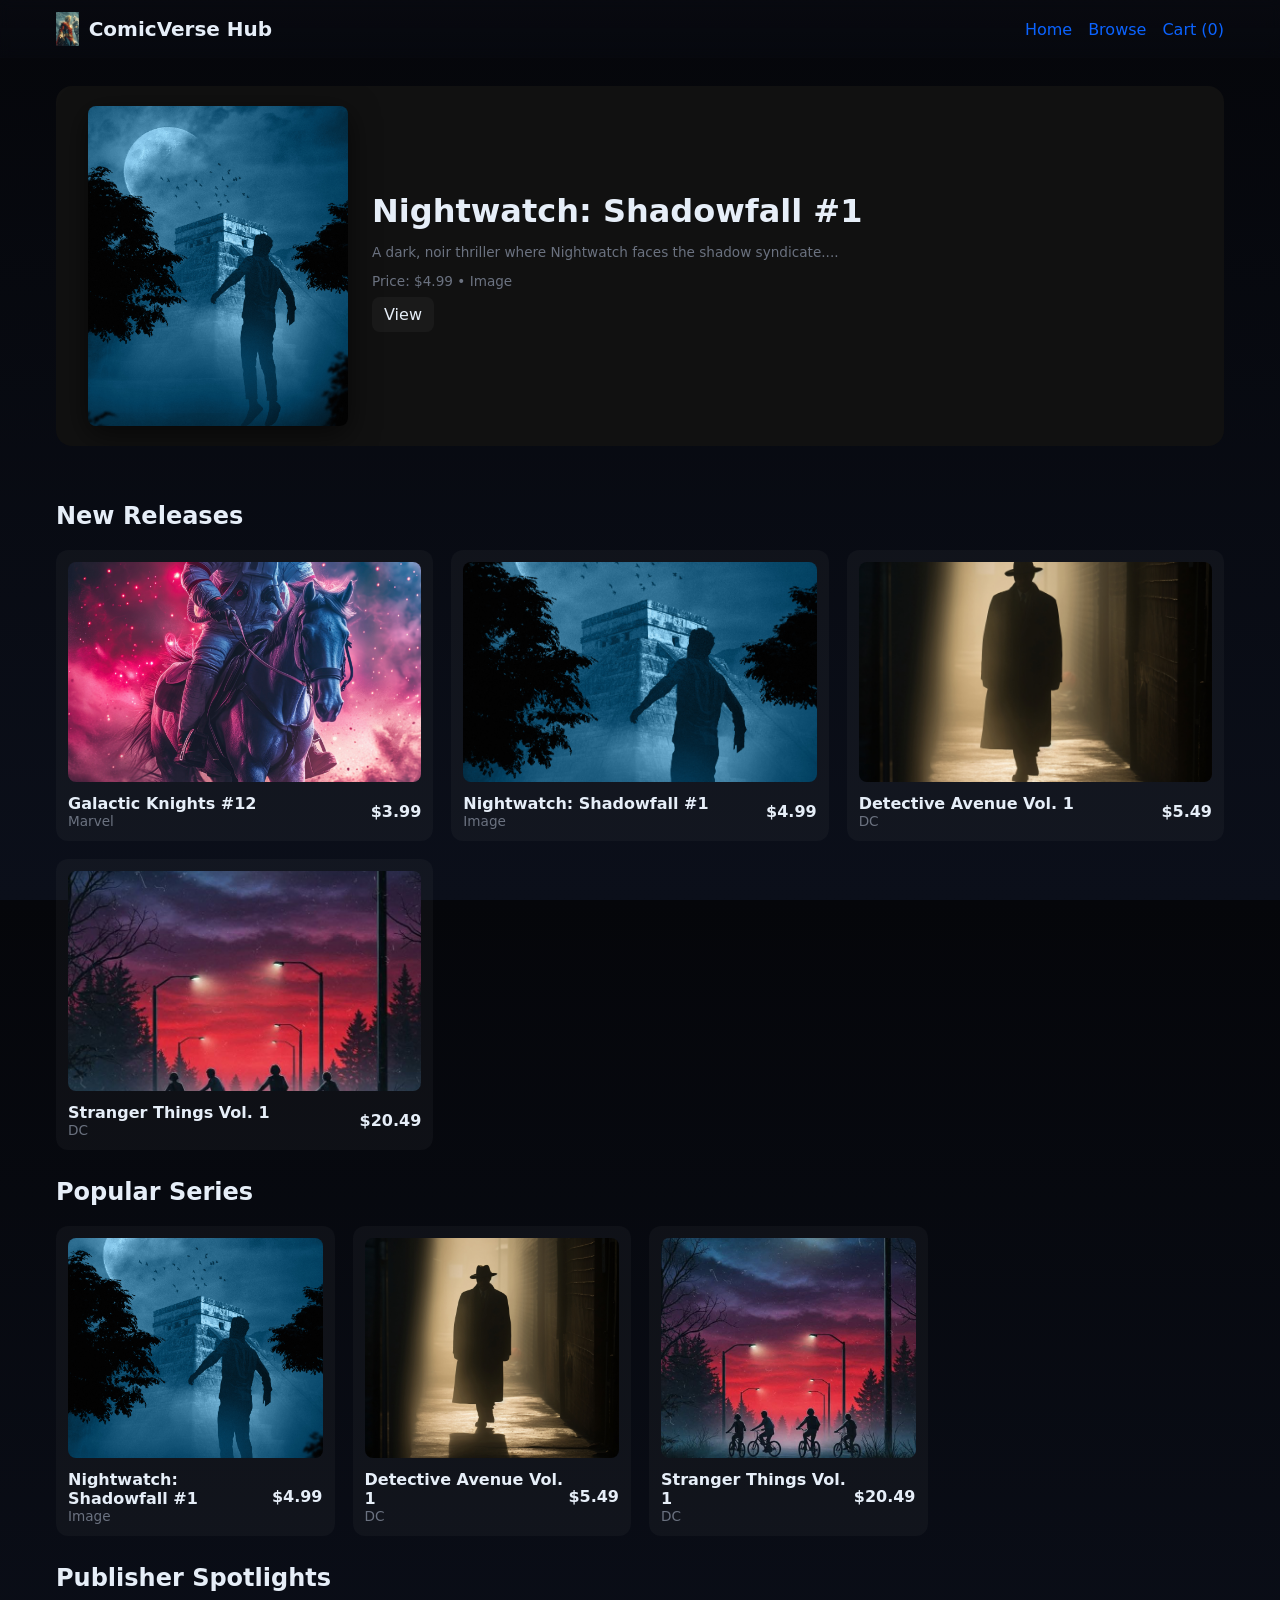
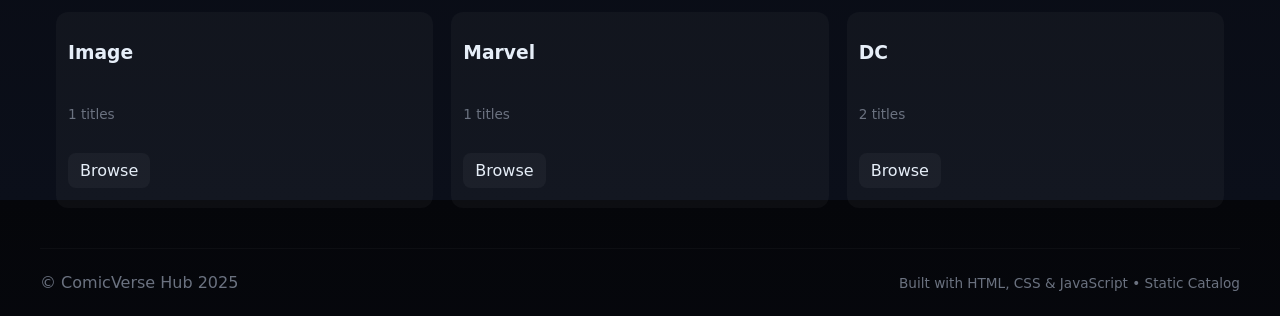
<file: index.html>
<!doctype html>
<html lang="en">

<head>
    <meta charset="utf-8">
    <title>ComicVerse Hub</title>
    <meta name="viewport" content="width=device-width,initial-scale=1">
    <link rel="stylesheet" href="css/styles.css">
</head>

<body>
    <header class="navbar">
        <div class="container" style="display:flex;justify-content:space-between;align-items:center">
            <div class="brand">
                <img src="assets/covers/cartoon-superhero-illustration.jpg" alt="logo" style="height:34px"> ComicVerse Hub
            </div>
            <nav class="nav-links">
                <a href="index.html">Home</a>
                <a href="browse.html">Browse</a>
                <a href="cart.html">Cart (<span id="cart-count">0</span>)</a>
            </nav>
        </div>
    </header>

    <main class="container">
        <section class="header-hero">
            <div class="hero-carousel" id="hero-carousel">
                <!-- slides inserted by JS -->
            </div>
        </section>

        <section class="section" id="new-releases">
            <h2>New Releases</h2>
            <div class="grid grid-cols-3" id="new-grid"></div>
        </section>

        <section class="section" id="popular-series">
            <h2>Popular Series</h2>
            <div class="grid grid-cols-4" id="popular-grid"></div>
        </section>

        <section class="section">
            <h2>Publisher Spotlights</h2>
            <div class="grid grid-cols-3" id="publisher-grid"></div>
        </section>
    </main>

    <footer class="container footer">
        <div style="display:flex;justify-content:space-between;align-items:center;gap:20px">
            <div>© ComicVerse Hub 2025</div>
            <div class="small">Built with HTML, CSS & JavaScript • Static Catalog</div>
        </div>
    </footer>

    <script src="js/data.js"></script>
    <script src="js/app.js"></script>
    <script>
        // initialize homepage view
        document.addEventListener('DOMContentLoaded', () => {
            HomeUI.init();
            CartUI.renderCount();
        });
    </script>
</body>

</html>
</file>
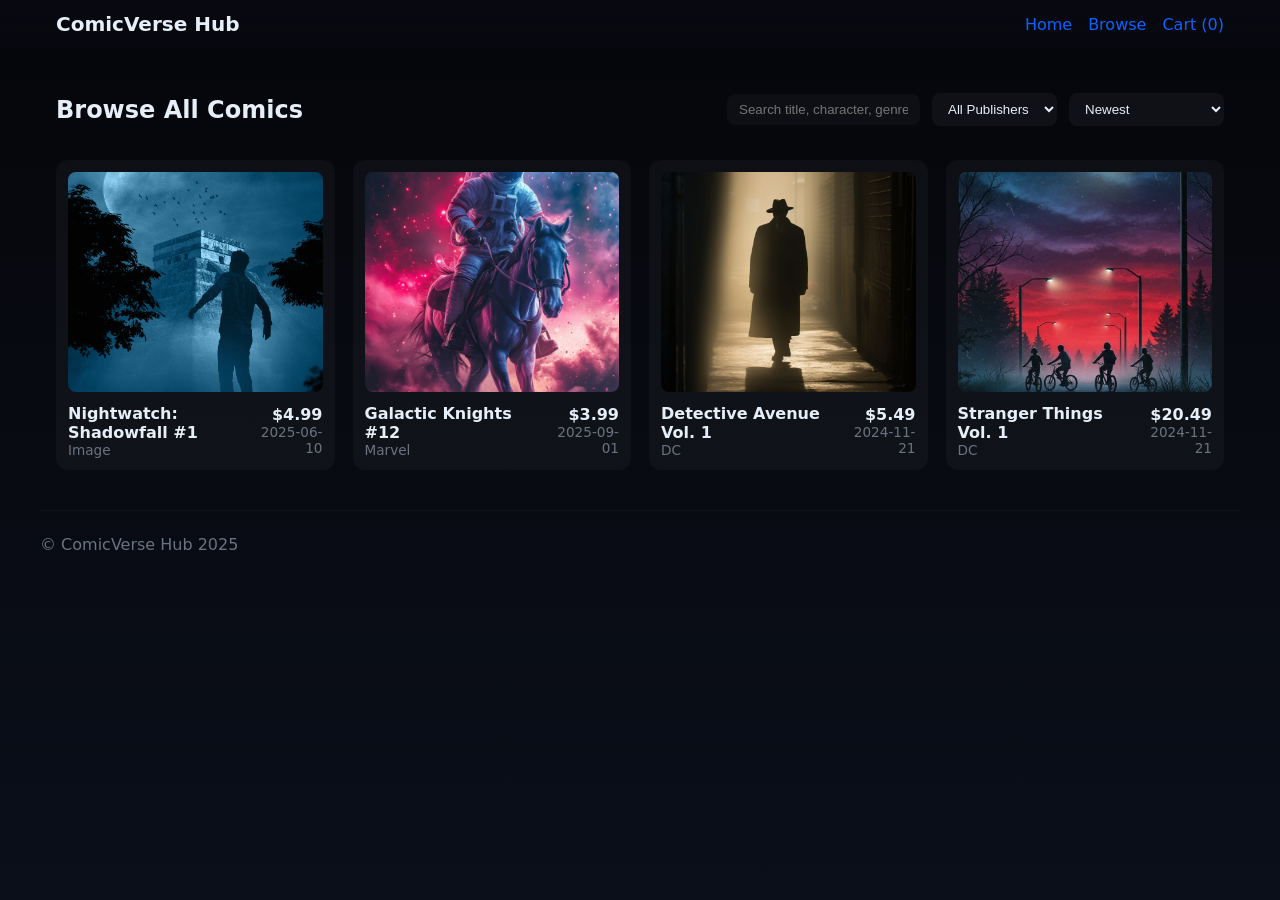
<file: browse.html>
<!doctype html>
<html lang="en">

<head>
    <meta charset="utf-8">
    <title>Browse — ComicVerse Hub</title>
    <meta name="viewport" content="width=device-width,initial-scale=1">
    <link rel="stylesheet" href="css/styles.css">
</head>

<body>
    <header class="navbar">
        <div class="container" style="display:flex;justify-content:space-between;align-items:center">
            <div class="brand">ComicVerse Hub</div>
            <nav class="nav-links">
                <a href="index.html">Home</a>
                <a href="browse.html">Browse</a>
                <a href="cart.html">Cart (<span id="cart-count">0</span>)</a>
            </nav>
        </div>
    </header>

    <main class="container">
        <section class="section">
            <div style="display:flex;justify-content:space-between;align-items:center">
                <h2>Browse All Comics</h2>
                <div class="controls">
                    <input id="search" class="search" placeholder="Search title, character, genre">
                    <select id="publisher-filter" class="select">
            <option value="">All Publishers</option>
          </select>
                    <select id="sort-by" class="select">
            <option value="release-desc">Newest</option>
            <option value="price-asc">Price: Low → High</option>
            <option value="price-desc">Price: High → Low</option>
            <option value="title-asc">Title A → Z</option>
          </select>
                </div>
            </div>
            <div id="browse-grid" class="grid grid-cols-4" style="margin-top:16px"></div>
        </section>
    </main>

    <footer class="container footer">
        <div>© ComicVerse Hub 2025</div>
    </footer>

    <script src="js/data.js"></script>
    <script src="js/app.js"></script>
    <script>
        document.addEventListener('DOMContentLoaded', () => {
            BrowseUI.init();
            CartUI.renderCount();
        });
    </script>
</body>

</html>
</file>
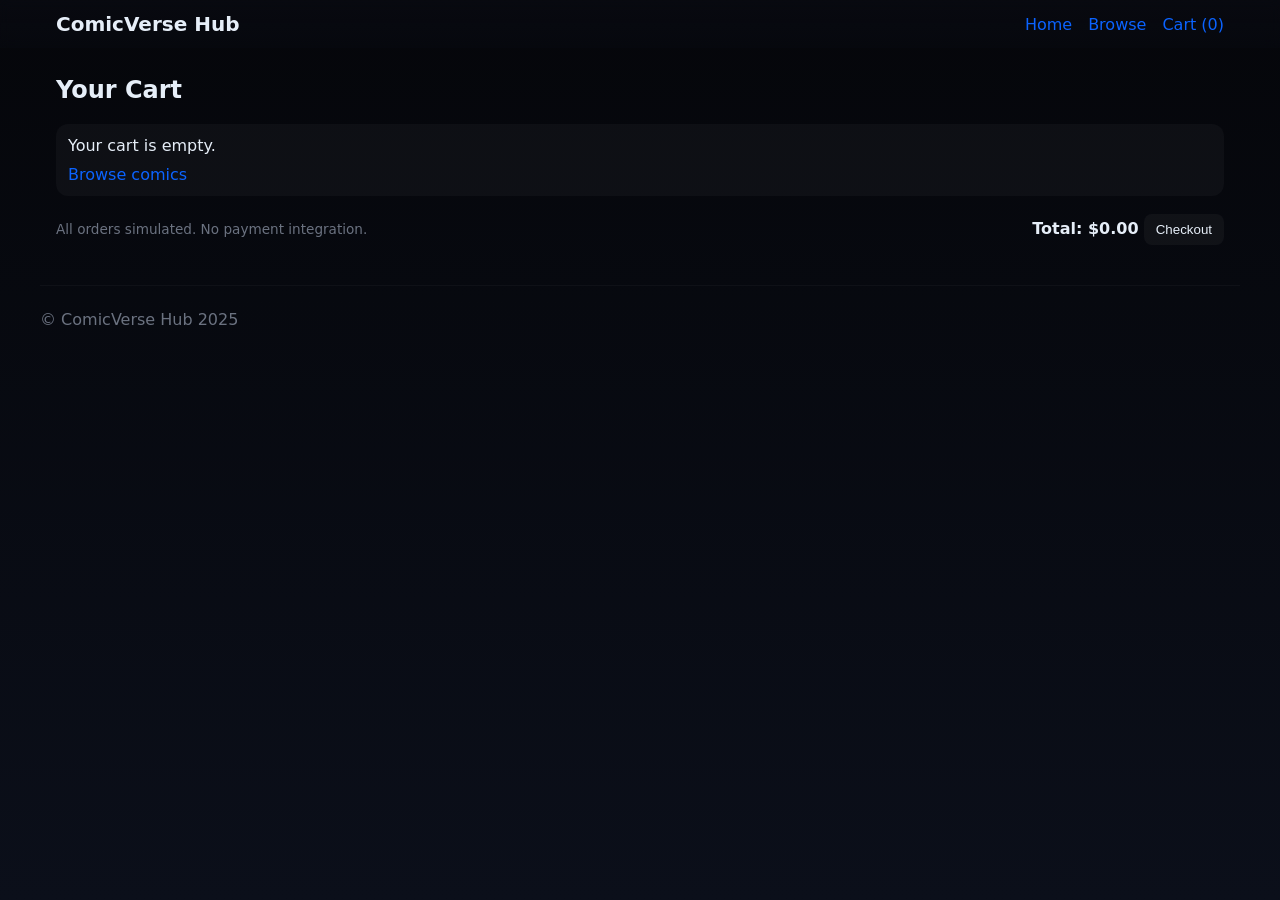
<file: cart.html>
<!doctype html>
<html lang="en">

<head>
    <meta charset="utf-8">
    <title>Cart — ComicVerse Hub</title>
    <meta name="viewport" content="width=device-width,initial-scale=1">
    <link rel="stylesheet" href="css/styles.css">
</head>

<body>
    <header class="navbar">
        <div class="container" style="display:flex;justify-content:space-between;align-items:center">
            <div class="brand">ComicVerse Hub</div>
            <nav class="nav-links">
                <a href="index.html">Home</a>
                <a href="browse.html">Browse</a>
                <a href="cart.html">Cart (<span id="cart-count">0</span>)</a>
            </nav>
        </div>
    </header>

    <main class="container">
        <section class="section">
            <h2>Your Cart</h2>
            <div id="cart-items" style="margin-top:16px"></div>
            <div style="display:flex;justify-content:space-between;align-items:center;margin-top:18px">
                <div class="small">All orders simulated. No payment integration.</div>
                <div>
                    <strong>Total: $<span id="cart-total">0.00</span></strong>
                    <button class="btn" id="checkout-btn">Checkout</button>
                </div>
            </div>
        </section>
    </main>

    <footer class="container footer">
        <div>© ComicVerse Hub 2025</div>
    </footer>

    <script src="js/data.js"></script>
    <script src="js/app.js"></script>
    <script>
        document.addEventListener('DOMContentLoaded', () => {
            CartUI.init();
        });
    </script>
</body>

</html>
</file>
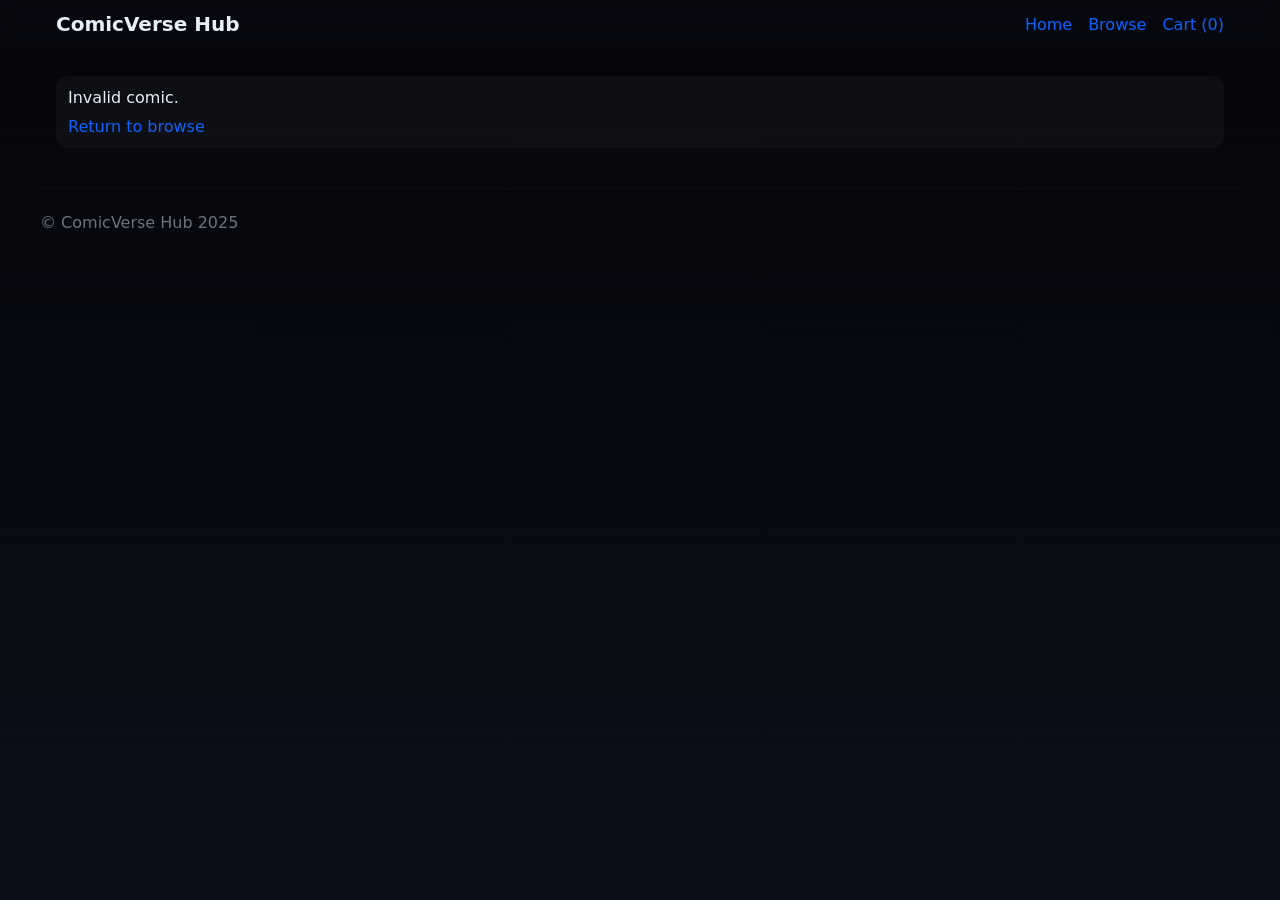
<file: comic-detail.html>
<!doctype html>
<html lang="en">

<head>
    <meta charset="utf-8">
    <title>Comic Detail — ComicVerse Hub</title>
    <meta name="viewport" content="width=device-width,initial-scale=1">
    <link rel="stylesheet" href="css/styles.css">
</head>

<body>
    <header class="navbar">
        <div class="container" style="display:flex;justify-content:space-between;align-items:center">
            <div class="brand">ComicVerse Hub</div>
            <nav class="nav-links">
                <a href="index.html">Home</a>
                <a href="browse.html">Browse</a>
                <a href="cart.html">Cart (<span id="cart-count">0</span>)</a>
            </nav>
        </div>
    </header>

    <main class="container">
        <section id="detail-section" class="section">
            <!-- detail content inserted by JS -->
        </section>
    </main>

    <footer class="container footer">
        <div>© ComicVerse Hub 2025</div>
    </footer>

    <script src="js/data.js"></script>
    <script src="js/app.js"></script>
    <script>
        document.addEventListener('DOMContentLoaded', () => {
            DetailUI.init();
            CartUI.renderCount();
        });
    </script>
</body>

</html>
</file>
<file: css/styles.css>
/* css/styles.css - responsive baseline */

:root {
    --accent: #0b63ff;
    --dark: #0f1724;
    --muted: #6b7280;
    --card-bg: #0f1724;
    --glass: rgba(255, 255, 255, 0.03);
    --radius: 12px;
    font-family: Inter, system-ui, -apple-system, "Segoe UI", Roboto, "Helvetica Neue", Arial;
}

* {
    box-sizing: border-box
}

html,
body {
    height: 100%;
    margin: 0;
    background: linear-gradient(180deg, #05060a 0%, #0b0f1a 100%);
    color: #e6eef8
}

a {
    color: var(--accent);
    text-decoration: none
}

.container {
    max-width: 1200px;
    margin: 0 auto;
    padding: 0 16px
}

.navbar {
    position: sticky;
    top: 0;
    backdrop-filter: blur(6px);
    background: linear-gradient(180deg, rgba(10, 12, 20, 0.6), rgba(10, 12, 20, 0.4));
    z-index: 50;
    padding: 12px 0
}

.navbar .brand {
    font-weight: 700;
    font-size: 1.25rem;
    display: flex;
    gap: 10px;
    align-items: center
}

.nav-links {
    display: flex;
    gap: 16px;
    align-items: center
}

.header-hero {
    padding: 28px 0
}

.hero-carousel {
    position: relative;
    overflow: hidden;
    border-radius: 16px;
    height: 360px;
    background: #111
}

.hero-slide {
    position: absolute;
    inset: 0;
    display: flex;
    align-items: center;
    gap: 24px;
    padding: 32px;
    transition: opacity .6s ease;
    opacity: 0
}

.hero-slide.active {
    opacity: 1
}

.hero-slide img {
    width: 260px;
    height: 320px;
    object-fit: cover;
    border-radius: 8px;
    box-shadow: 0 8px 30px rgba(0, 0, 0, 0.6)
}

.hero-content h1 {
    font-size: 2rem;
    margin: 0
}

.section {
    margin: 28px 0
}

.grid {
    display: grid;
    gap: 18px
}

.grid-cols-4 {
    grid-template-columns: repeat(4, 1fr)
}

.grid-cols-3 {
    grid-template-columns: repeat(3, 1fr)
}

.grid-cols-2 {
    grid-template-columns: repeat(2, 1fr)
}

.card {
    background: var(--glass);
    padding: 12px;
    border-radius: 12px;
    display: flex;
    flex-direction: column;
    gap: 10px
}

.card img {
    width: 100%;
    height: 220px;
    object-fit: cover;
    border-radius: 8px
}

.card .meta {
    display: flex;
    justify-content: space-between;
    align-items: center;
    font-size: 0.9rem
}

.small {
    font-size: 0.85rem;
    color: var(--muted)
}

.footer {
    padding: 24px 0;
    color: var(--muted);
    border-top: 1px solid rgba(255, 255, 255, 0.03);
    margin-top: 40px
}

.controls {
    display: flex;
    gap: 12px;
    flex-wrap: wrap;
    align-items: center
}

.select,
.btn {
    padding: 8px 12px;
    border-radius: 8px;
    border: 0;
    background: rgba(255, 255, 255, 0.04);
    color: inherit
}

.btn {
    cursor: pointer
}

.search {
    flex: 1;
    min-width: 180px;
    padding: 8px 12px;
    border-radius: 8px;
    border: 0;
    background: rgba(255, 255, 255, 0.03);
    color: inherit
}

.comic-card {
    display: flex;
    flex-direction: column;
    gap: 8px
}

.qty-input {
    width: 64px;
    padding: 6px;
    border-radius: 6px;
    border: 0;
    background: rgba(255, 255, 255, 0.03)
}


/* zoom on hover for detail cover */

.zoom-wrap {
    overflow: hidden;
    border-radius: 12px
}

.zoom-wrap img {
    transition: transform .35s ease
}

.zoom-wrap:hover img {
    transform: scale(1.08)
}


/* responsive */

@media (max-width:900px) {
    .grid-cols-4 {
        grid-template-columns: repeat(2, 1fr)
    }
    .hero-slide {
        flex-direction: column;
        align-items: flex-start
    }
    .hero-slide img {
        width: 180px;
        height: 240px
    }
}

@media (max-width:520px) {
    .grid-cols-2 {
        grid-template-columns: repeat(1, 1fr)
    }
    .nav-links {
        display: none
    }
    .hero-slide img {
        width: 150px;
        height: 200px
    }
}
</file>
